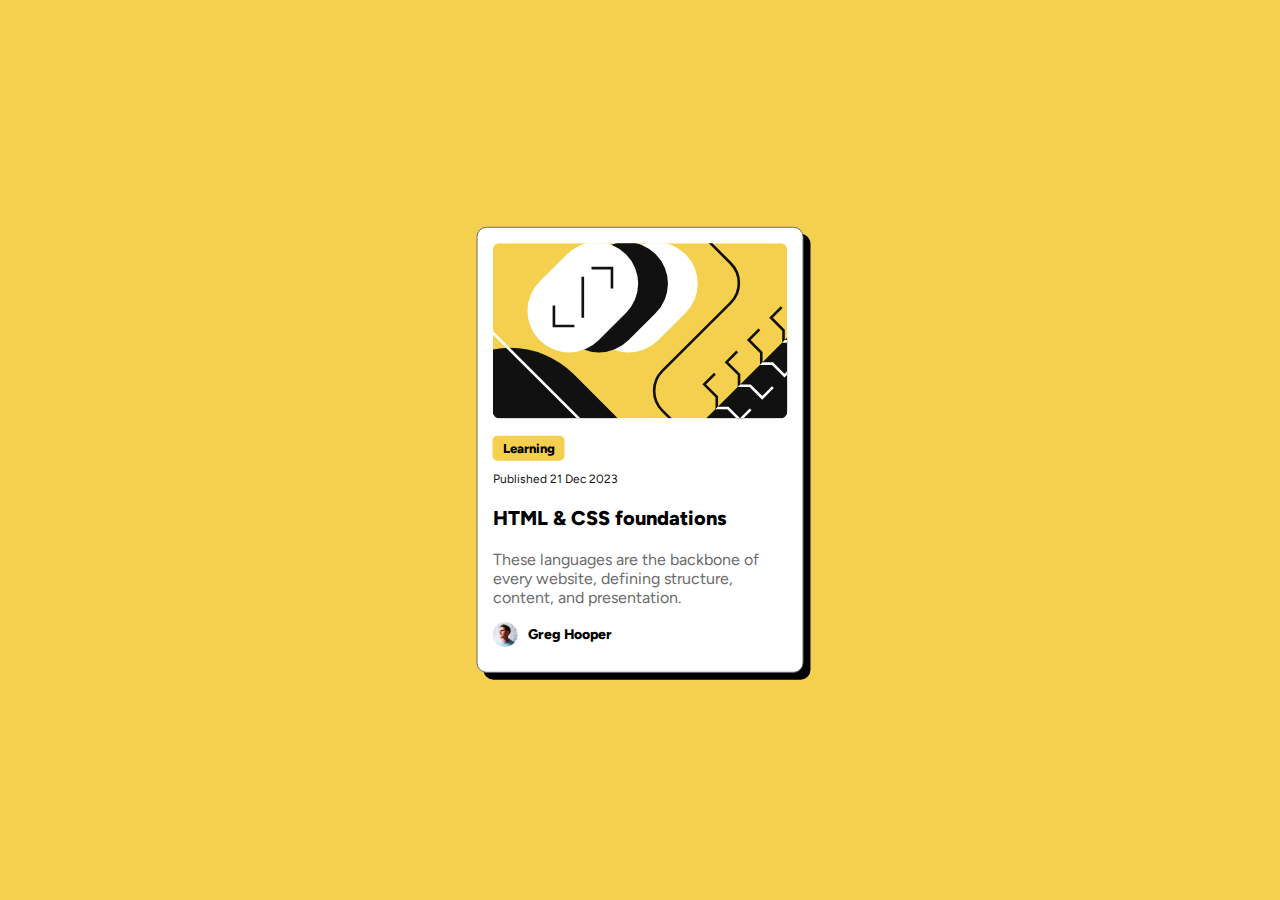
<file: blog-preview-card-main/index.html>
<!DOCTYPE html>
<html lang="en">

<head>
  <meta charset="UTF-8">
  <meta name="viewport" content="width=device-width, initial-scale=1.0">
  <link rel="preconnect" href="https://fonts.googleapis.com">
  <link rel="preconnect" href="https://fonts.gstatic.com" crossorigin>
  <link href="https://fonts.googleapis.com/css2?family=Figtree:ital,wght@0,300..900;1,300..900&display=swap"
    rel="stylesheet">
  <link rel="stylesheet" href="css/main.css">
  <link rel="icon" type="image/png" sizes="32x32" href="./assets/images/favicon-32x32.png">
  <title>Blog preview card</title>
</head>

<body>
  <div class="main">
    <img class="image" src="assets/images/illustration-article.svg" alt="Abstract Art" width="295px">
    <div class="blog-information">
      <p class="learning-status">Learning</p>
      <p class="publishing-date">Published 21 Dec 2023</p>
      <p class="header">HTML & CSS foundations</p>
      <p class="blog-discription">These languages are the backbone of every website, defining structure, content, and
        presentation.</p>
      <div class="profile">
        <img src="assets/images/image-avatar.webp" alt="Profile picture" height="25px" width="25px">
        <p class="profile-name">Greg Hooper</p>
      </div>
    </div>
  </div>
</body>

</html>
</file>
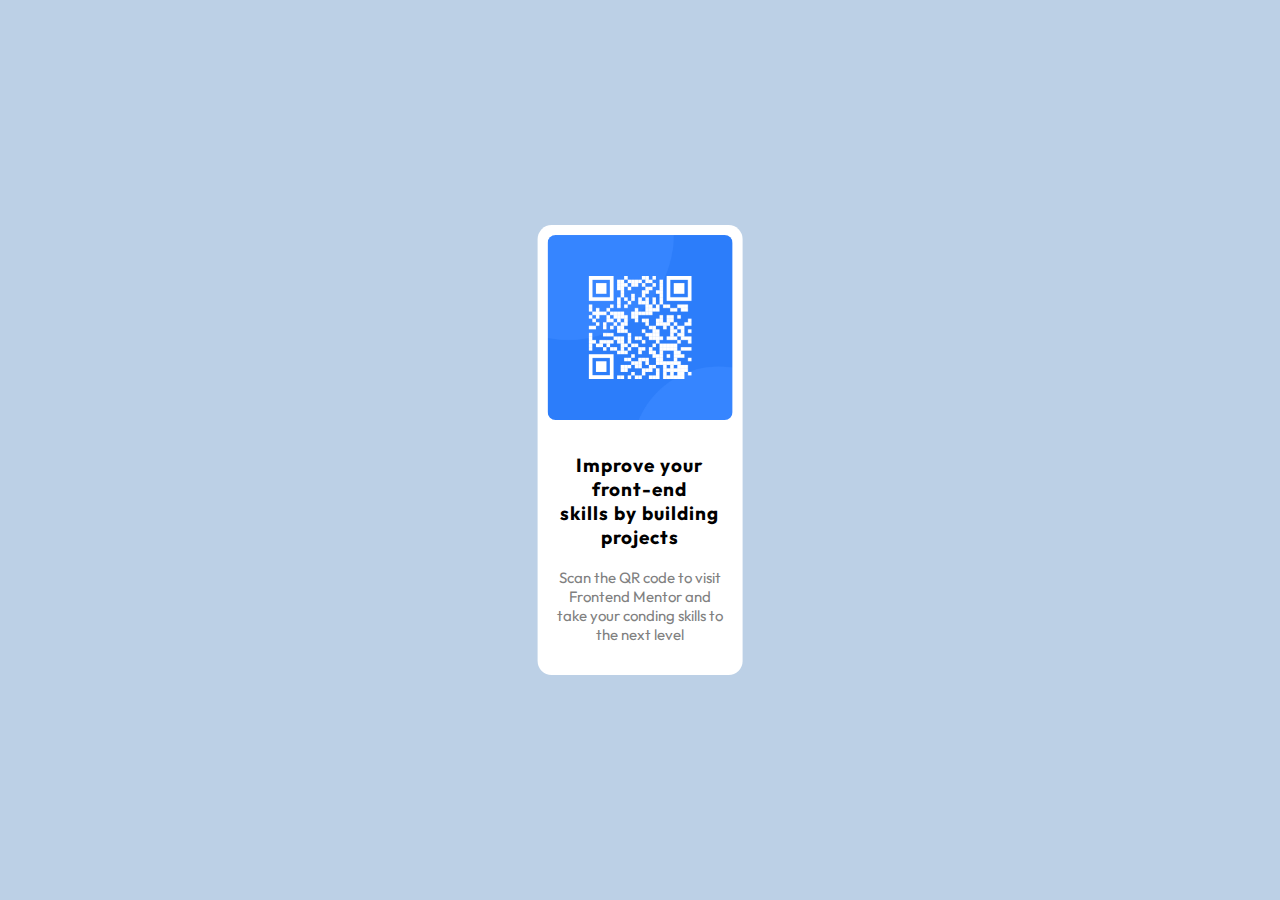
<file: qr-code-component/index.html>
<!DOCTYPE html>
<html lang="en">

<head>
  <meta charset="UTF-8">
  <meta name="viewport" content="width=device-width, initial-scale=1.0">
  <!-- displays site properly based on user's device -->
  <link rel="preconnect" href="https://fonts.googleapis.com">
  <link rel="preconnect" href="https://fonts.gstatic.com" crossorigin>
  <link href="https://fonts.googleapis.com/css2?family=Outfit:wght@100..900&display=swap" rel="stylesheet">
  <link rel="icon" type="image/png" sizes="32x32" href="./images/favicon-32x32.png">
  <link rel="stylesheet" href="css/main.css">
  <title>QR code component</title>
</head>

<body>
  <div class="middle-box">
    <div class="qr-code">
      <img src="images/image-qr-code.png" class="image-qr-code">
    </div>
    <div class="qr-code-description">
      <p class="bold-text">Improve your front-end <br>skills by building projects</p>
      <p class="text">Scan the QR code to visit Frontend Mentor and take your conding skills to the next level</p>
    </div>
  </div>
</body>

</html>
</file>
<file: blog-preview-card-main/css/main.css>
:root {
  --Yellow: hsl(47, 88%, 63%);

  --White: hsl(0, 0%, 100%);

  --Gray-500: hsl(0, 0%, 42%);
  --Gray-900: hsl(0, 0%, 7%);
}

body {
  font-family: "Figtree";
  background-color: var(--Yellow);
}

p {
  font-size: 16px;
}

.main {
  background-color: var(--White);
  border: 1px solid var(--Gray-500);
  border-radius: 10px;
  position: absolute;
  top: 50%;
  left: 50%;
  transform: translate(-50%, -50%);
  width: 325px;
  box-shadow: 7px 7px black;
}

.image {
  margin: 15px;
  border-radius: 8px;
}

.blog-information {
  margin: 0px 15px 15px 15px;
}

.learning-status {
  margin-top: 0;
  background-color: var(--Yellow);
  padding: 5px 10px;
  display: inline;
  border-radius: 5px;
  font-weight: 800;
  font-size: 13px;
}

.publishing-date {
  font-size: 12px;
  margin-top: 15px;
  color: var(--Gray-900);
}

.header {
  font-weight: 800;
  font-size: 20px;
}

.blog-discription {
  color: var(--Gray-500);
  margin-bottom: 0;
}

.profile {
  display: grid;
  margin-top: 5px;
  grid-template-columns: 25px 1fr;
  align-items: center;
}

.profile-name {
  margin-left: 10px;
  font-weight: 800;
  font-size: 14px;
}
</file>
<file: qr-code-component/css/main.css>
body {
  font-family: outfit;
  font-size: 15px;
  background-color: hsl(212, 45%, 82%);
  /*hsl(216, 15%, 48%) hsl(218, 44%, 22%) hsl(212, 45%, 89%)*/
}

.middle-box {
  width: 16%;
  border-radius: 14px;
  border: none;
  background-color: white;
  position: absolute;
  left: 50%;
  top: 50%;
  transform: translate(-50%, -50%);
}

@media (max-width: 500px) {
  .middle-box {
    width: 90%
  }
}

.qr-code {
  padding: 5%;
  padding-bottom: 0px;
}

.image-qr-code {
  border-radius: 8px;
  object-fit: contain;
  width: 100%;
}

.qr-code-description {
  padding: 8%;
  padding-top: 10px;
  text-align: center;
}

.bold-text {
  font-weight: 700;
  font-size: 19px;
  letter-spacing: 1px;
}

.text {
  color: gray;
}
</file>
